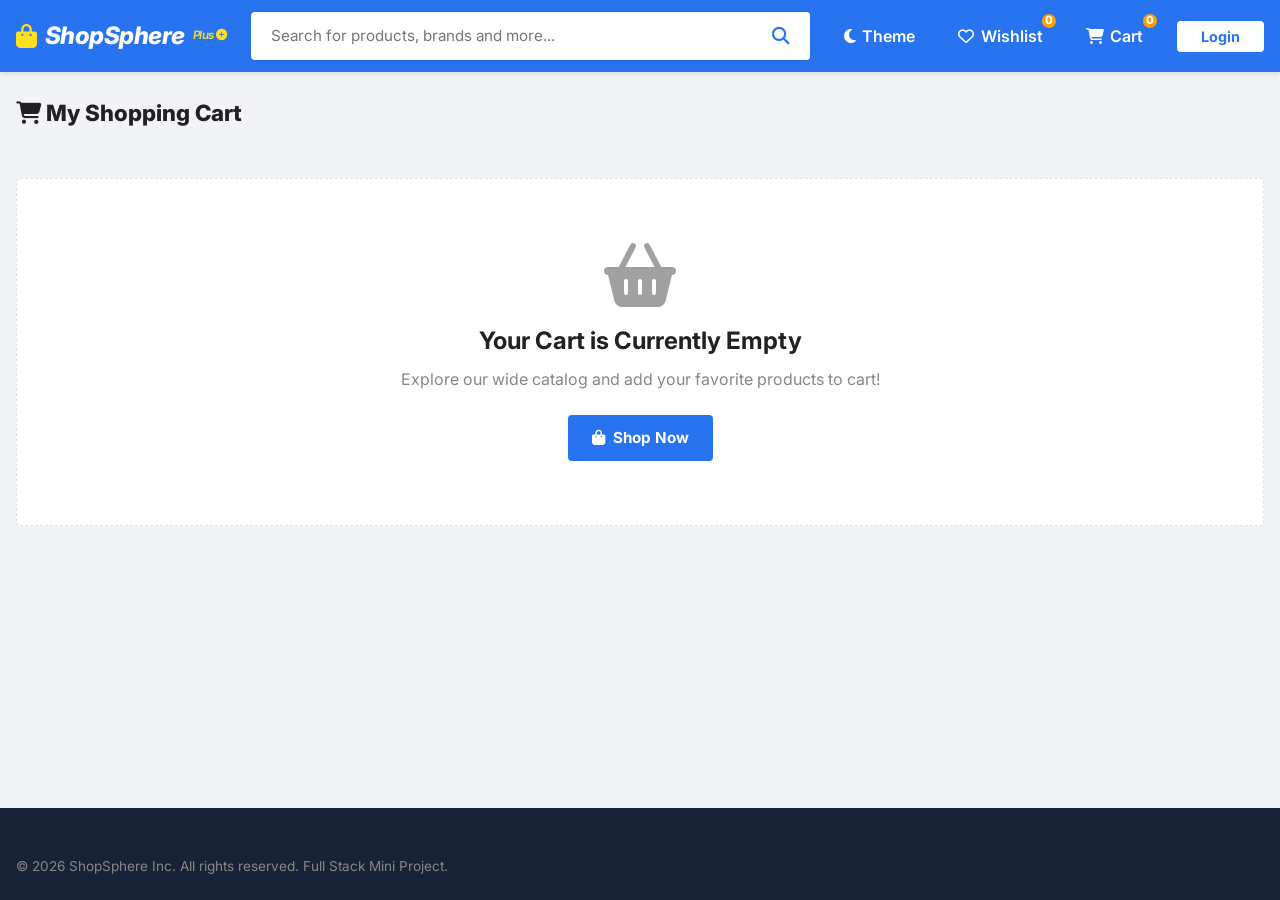
<file: cart.html>
<!DOCTYPE html>
<html lang="en">
<head>
    <meta charset="UTF-8">
    <meta name="viewport" content="width=device-width, initial-scale=1.0">
    <title>Shopping Cart - ShopSphere</title>
    <!-- Google Fonts -->
    <link rel="preconnect" href="https://fonts.googleapis.com">
    <link rel="preconnect" href="https://fonts.gstatic.com" crossorigin>
    <link href="https://fonts.googleapis.com/css2?family=Inter:wght@400;500;600;700;800&display=swap" rel="stylesheet">
    <!-- Font Awesome Icons -->
    <link rel="stylesheet" href="https://cdnjs.cloudflare.com/ajax/libs/font-awesome/6.4.0/css/all.min.css">
    <!-- Stylesheets -->
    <link rel="stylesheet" href="css/style.css">
    <link rel="stylesheet" href="css/responsive.css">
    <link rel="stylesheet" href="css/dark-mode.css">
</head>
<body>

    <!-- Header Navigation -->
    <header class="header">
        <div class="container">
            <div class="header-top">
                <a href="index.html" class="logo">
                    <i class="fas fa-shopping-bag"></i> ShopSphere
                    <span class="logo-sub">Plus <i class="fas fa-plus-circle"></i></span>
                </a>

                <div class="search-bar">
                    <form id="header-search-form" class="search-form">
                        <input type="text" id="header-search-input" class="search-input" placeholder="Search for products, brands and more..." autocomplete="off">
                        <button type="submit" class="search-btn"><i class="fas fa-search"></i></button>
                    </form>
                </div>

                <div class="header-actions">
                    <button class="icon-btn" id="theme-toggle-btn" title="Toggle Dark Mode">
                        <i class="fas fa-moon"></i> Theme
                    </button>

                    <a href="wishlist.html" class="icon-btn" title="Wishlist">
                        <i class="far fa-heart"></i> Wishlist
                        <span class="badge" id="wishlist-count">0</span>
                    </a>

                    <a href="cart.html" class="icon-btn" title="Shopping Cart">
                        <i class="fas fa-shopping-cart"></i> Cart
                        <span class="badge" id="cart-count">0</span>
                    </a>

                    <div id="auth-status-container">
                        <a href="login.html" class="auth-btn">Login</a>
                    </div>
                </div>
            </div>
        </div>
    </header>

    <!-- Main Content -->
    <main class="container">
        <div style="margin: 1.5rem 0;">
            <h1 class="section-title"><i class="fas fa-shopping-cart"></i> My Shopping Cart</h1>
        </div>

        <!-- Empty Cart State -->
        <div id="cart-empty-state" class="no-products-found" style="display: none; margin: 3rem 0;">
            <i class="fas fa-shopping-basket" style="font-size: 4rem; color: var(--text-light); margin-bottom: 1rem;"></i>
            <h2>Your Cart is Currently Empty</h2>
            <p style="color: var(--text-muted); margin: 0.5rem 0 1.5rem;">Explore our wide catalog and add your favorite products to cart!</p>
            <a href="products.html" class="btn btn-primary"><i class="fas fa-shopping-bag"></i> Shop Now</a>
        </div>

        <!-- Cart Grid Layout -->
        <div class="cart-layout">
            <div id="cart-items-wrapper" class="cart-items-container">
                <!-- Rendered by js/cart.js -->
            </div>

            <div id="cart-summary-wrapper">
                <!-- Rendered by js/cart.js -->
            </div>
        </div>
    </main>

    <!-- Footer -->
    <footer class="footer">
        <div class="container">
            <div class="footer-bottom" style="border-top: none; padding-top: 0;">
                <p>&copy; 2026 ShopSphere Inc. All rights reserved. Full Stack Mini Project.</p>
            </div>
        </div>
    </footer>

    <!-- JavaScript Scripts -->
    <script src="js/products.js"></script>
    <script src="js/app.js"></script>
    <script src="js/cart.js"></script>
</body>
</html>
</file>
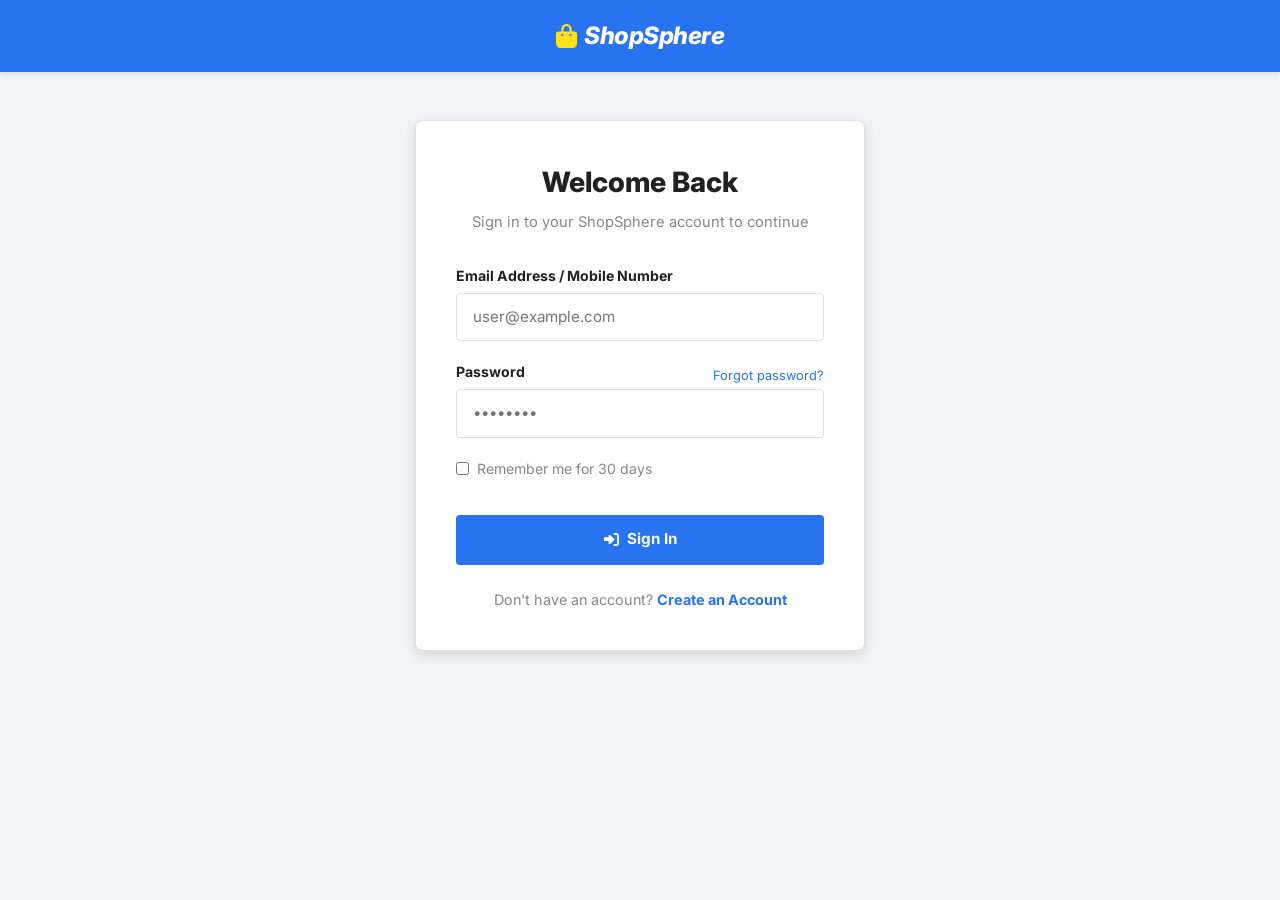
<file: login.html>
<!DOCTYPE html>
<html lang="en">
<head>
    <meta charset="UTF-8">
    <meta name="viewport" content="width=device-width, initial-scale=1.0">
    <title>Login - ShopSphere</title>
    <!-- Google Fonts -->
    <link rel="preconnect" href="https://fonts.googleapis.com">
    <link rel="preconnect" href="https://fonts.gstatic.com" crossorigin>
    <link href="https://fonts.googleapis.com/css2?family=Inter:wght@400;500;600;700;800&display=swap" rel="stylesheet">
    <!-- Font Awesome Icons -->
    <link rel="stylesheet" href="https://cdnjs.cloudflare.com/ajax/libs/font-awesome/6.4.0/css/all.min.css">
    <!-- Stylesheets -->
    <link rel="stylesheet" href="css/style.css">
    <link rel="stylesheet" href="css/responsive.css">
    <link rel="stylesheet" href="css/dark-mode.css">
</head>
<body>

    <!-- Header & Navigation -->
    <header class="header">
        <div class="container">
            <div class="header-top" style="justify-content: center;">
                <a href="index.html" class="logo">
                    <i class="fas fa-shopping-bag"></i> ShopSphere
                </a>
            </div>
        </div>
    </header>

    <!-- Main Content -->
    <main class="container">
        <div class="auth-card">
            <div class="auth-header">
                <h1 class="auth-title">Welcome Back</h1>
                <p class="auth-subtitle">Sign in to your ShopSphere account to continue</p>
            </div>

            <form id="login-form">
                <div class="form-group">
                    <label for="login-email" class="form-label">Email Address / Mobile Number</label>
                    <input type="text" id="login-email" class="form-control" placeholder="user@example.com" required>
                </div>

                <div class="form-group">
                    <div style="display: flex; justify-content: space-between; align-items: center;">
                        <label for="login-password" class="form-label">Password</label>
                        <a href="#" style="font-size: 0.8rem; color: var(--primary-color);">Forgot password?</a>
                    </div>
                    <input type="password" id="login-password" class="form-control" placeholder="••••••••" required>
                </div>

                <div class="form-group" style="display: flex; align-items: center; gap: 0.5rem;">
                    <input type="checkbox" id="remember-me" style="accent-color: var(--primary-color); cursor: pointer;">
                    <label for="remember-me" style="font-size: 0.88rem; color: var(--text-muted); cursor: pointer;">Remember me for 30 days</label>
                </div>

                <button type="submit" class="btn btn-primary" style="width: 100%; margin-top: 1rem; padding: 0.85rem;">
                    <i class="fas fa-sign-in-alt"></i> Sign In
                </button>
            </form>

            <div class="form-footer">
                Don't have an account? <a href="register.html">Create an Account</a>
            </div>
        </div>
    </main>

    <!-- JavaScript Scripts -->
    <script src="js/products.js"></script>
    <script src="js/app.js"></script>
    <script src="js/auth.js"></script>
</body>
</html>
</file>
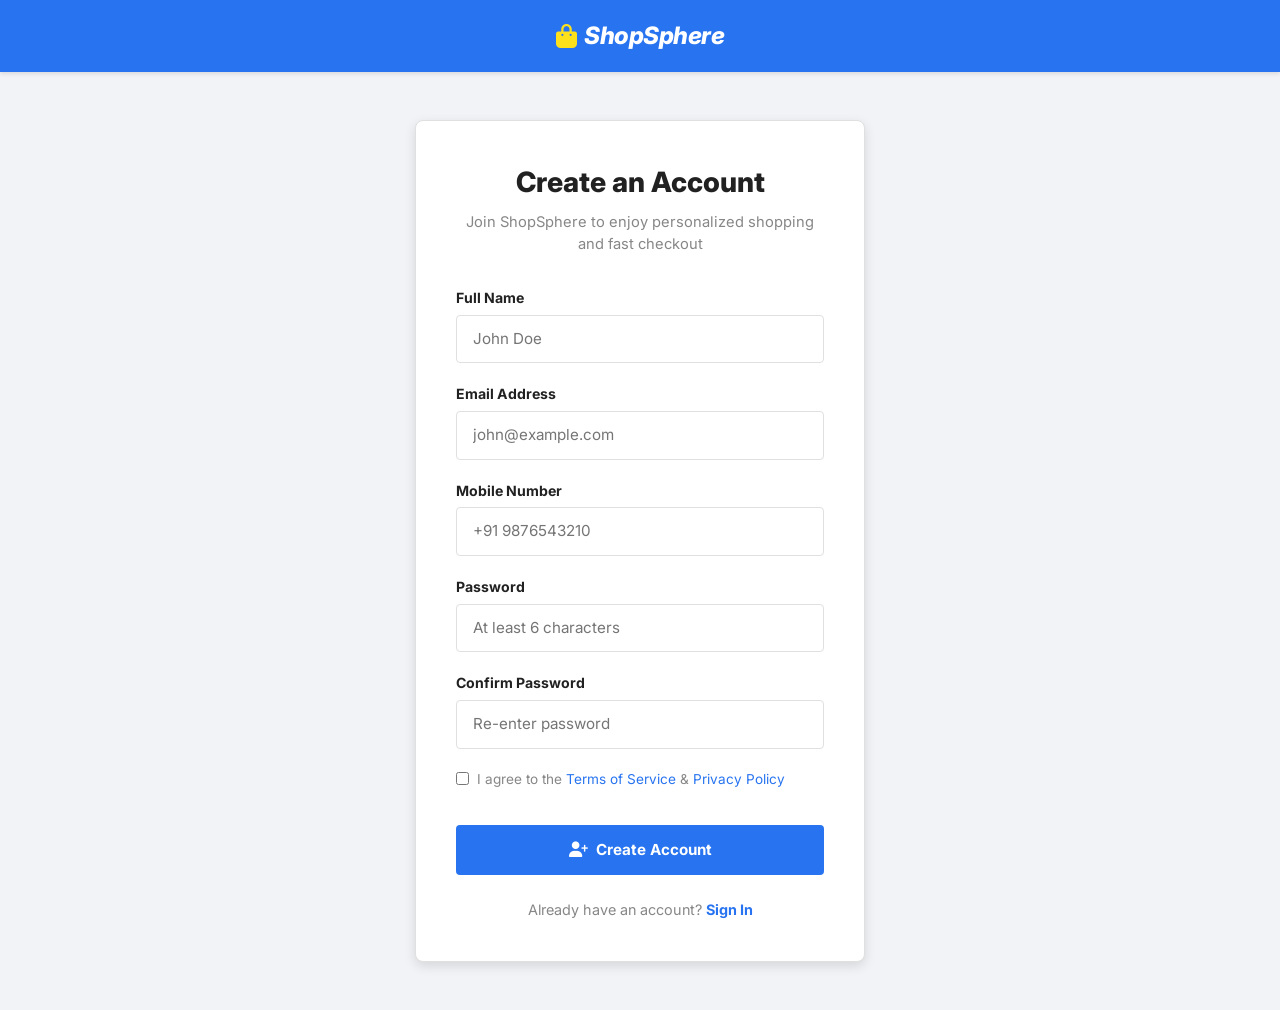
<file: register.html>
<!DOCTYPE html>
<html lang="en">
<head>
    <meta charset="UTF-8">
    <meta name="viewport" content="width=device-width, initial-scale=1.0">
    <title>Create Account - ShopSphere</title>
    <!-- Google Fonts -->
    <link rel="preconnect" href="https://fonts.googleapis.com">
    <link rel="preconnect" href="https://fonts.gstatic.com" crossorigin>
    <link href="https://fonts.googleapis.com/css2?family=Inter:wght@400;500;600;700;800&display=swap" rel="stylesheet">
    <!-- Font Awesome Icons -->
    <link rel="stylesheet" href="https://cdnjs.cloudflare.com/ajax/libs/font-awesome/6.4.0/css/all.min.css">
    <!-- Stylesheets -->
    <link rel="stylesheet" href="css/style.css">
    <link rel="stylesheet" href="css/responsive.css">
    <link rel="stylesheet" href="css/dark-mode.css">
</head>
<body>

    <!-- Header Navigation -->
    <header class="header">
        <div class="container">
            <div class="header-top" style="justify-content: center;">
                <a href="index.html" class="logo">
                    <i class="fas fa-shopping-bag"></i> ShopSphere
                </a>
            </div>
        </div>
    </header>

    <!-- Main Content -->
    <main class="container">
        <div class="auth-card" style="max-width: 500px;">
            <div class="auth-header">
                <h1 class="auth-title">Create an Account</h1>
                <p class="auth-subtitle">Join ShopSphere to enjoy personalized shopping and fast checkout</p>
            </div>

            <form id="register-form">
                <div class="form-group">
                    <label for="reg-name" class="form-label">Full Name</label>
                    <input type="text" id="reg-name" class="form-control" placeholder="John Doe" required>
                </div>

                <div class="form-group">
                    <label for="reg-email" class="form-label">Email Address</label>
                    <input type="email" id="reg-email" class="form-control" placeholder="john@example.com" required>
                </div>

                <div class="form-group">
                    <label for="reg-mobile" class="form-label">Mobile Number</label>
                    <input type="tel" id="reg-mobile" class="form-control" placeholder="+91 9876543210" required>
                </div>

                <div class="form-group">
                    <label for="reg-password" class="form-label">Password</label>
                    <input type="password" id="reg-password" class="form-control" placeholder="At least 6 characters" required>
                </div>

                <div class="form-group">
                    <label for="reg-confirm-password" class="form-label">Confirm Password</label>
                    <input type="password" id="reg-confirm-password" class="form-control" placeholder="Re-enter password" required>
                </div>

                <div class="form-group" style="display: flex; align-items: center; gap: 0.5rem;">
                    <input type="checkbox" id="terms" required style="accent-color: var(--primary-color); cursor: pointer;">
                    <label for="terms" style="font-size: 0.85rem; color: var(--text-muted); cursor: pointer;">
                        I agree to the <a href="#" style="color: var(--primary-color);">Terms of Service</a> &amp; <a href="#" style="color: var(--primary-color);">Privacy Policy</a>
                    </label>
                </div>

                <button type="submit" class="btn btn-primary" style="width: 100%; margin-top: 1rem; padding: 0.85rem;">
                    <i class="fas fa-user-plus"></i> Create Account
                </button>
            </form>

            <div class="form-footer">
                Already have an account? <a href="login.html">Sign In</a>
            </div>
        </div>
    </main>

    <!-- JavaScript Scripts -->
    <script src="js/products.js"></script>
    <script src="js/app.js"></script>
    <script src="js/auth.js"></script>
</body>
</html>
</file>
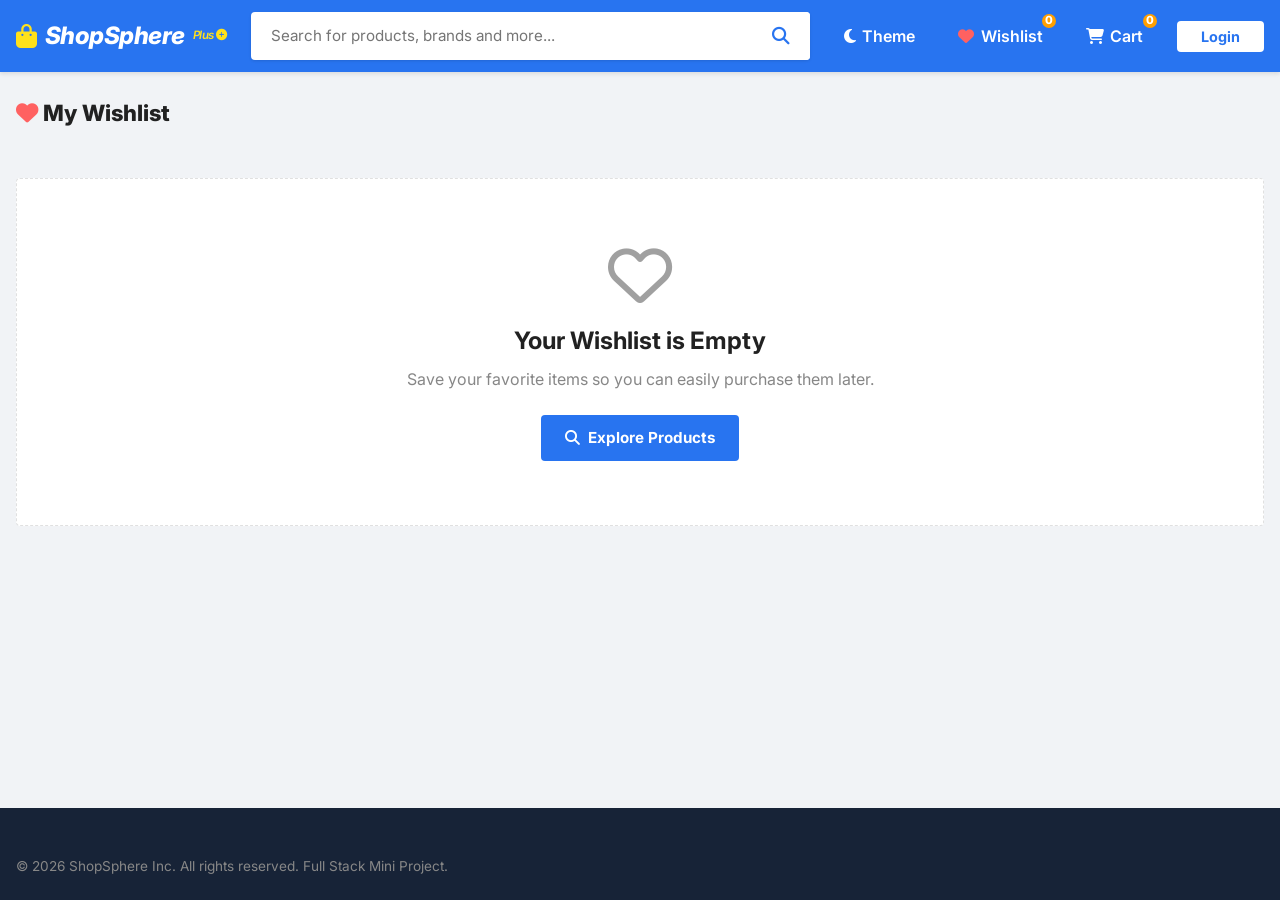
<file: wishlist.html>
<!DOCTYPE html>
<html lang="en">
<head>
    <meta charset="UTF-8">
    <meta name="viewport" content="width=device-width, initial-scale=1.0">
    <title>My Wishlist - ShopSphere</title>
    <!-- Google Fonts -->
    <link rel="preconnect" href="https://fonts.googleapis.com">
    <link rel="preconnect" href="https://fonts.gstatic.com" crossorigin>
    <link href="https://fonts.googleapis.com/css2?family=Inter:wght@400;500;600;700;800&display=swap" rel="stylesheet">
    <!-- Font Awesome Icons -->
    <link rel="stylesheet" href="https://cdnjs.cloudflare.com/ajax/libs/font-awesome/6.4.0/css/all.min.css">
    <!-- Stylesheets -->
    <link rel="stylesheet" href="css/style.css">
    <link rel="stylesheet" href="css/responsive.css">
    <link rel="stylesheet" href="css/dark-mode.css">
</head>
<body>

    <!-- Header Navigation -->
    <header class="header">
        <div class="container">
            <div class="header-top">
                <a href="index.html" class="logo">
                    <i class="fas fa-shopping-bag"></i> ShopSphere
                    <span class="logo-sub">Plus <i class="fas fa-plus-circle"></i></span>
                </a>

                <div class="search-bar">
                    <form id="header-search-form" class="search-form">
                        <input type="text" id="header-search-input" class="search-input" placeholder="Search for products, brands and more..." autocomplete="off">
                        <button type="submit" class="search-btn"><i class="fas fa-search"></i></button>
                    </form>
                </div>

                <div class="header-actions">
                    <button class="icon-btn" id="theme-toggle-btn" title="Toggle Dark Mode">
                        <i class="fas fa-moon"></i> Theme
                    </button>

                    <a href="wishlist.html" class="icon-btn" title="Wishlist">
                        <i class="fas fa-heart" style="color: var(--danger-color);"></i> Wishlist
                        <span class="badge" id="wishlist-count">0</span>
                    </a>

                    <a href="cart.html" class="icon-btn" title="Shopping Cart">
                        <i class="fas fa-shopping-cart"></i> Cart
                        <span class="badge" id="cart-count">0</span>
                    </a>

                    <div id="auth-status-container">
                        <a href="login.html" class="auth-btn">Login</a>
                    </div>
                </div>
            </div>
        </div>
    </header>

    <!-- Main Content -->
    <main class="container">
        <div style="margin: 1.5rem 0;">
            <h1 class="section-title"><i class="fas fa-heart" style="color: var(--danger-color);"></i> My Wishlist</h1>
        </div>

        <!-- Wishlist Empty State -->
        <div id="wishlist-empty-state" class="no-products-found" style="display: none; margin: 3rem 0;">
            <i class="far fa-heart" style="font-size: 4rem; color: var(--text-light); margin-bottom: 1rem;"></i>
            <h2>Your Wishlist is Empty</h2>
            <p style="color: var(--text-muted); margin: 0.5rem 0 1.5rem;">Save your favorite items so you can easily purchase them later.</p>
            <a href="products.html" class="btn btn-primary"><i class="fas fa-search"></i> Explore Products</a>
        </div>

        <!-- Wishlist Products Grid -->
        <div id="wishlist-grid" class="products-grid" style="margin-bottom: 4rem;">
            <!-- Rendered via js/wishlist.js -->
        </div>
    </main>

    <!-- Footer -->
    <footer class="footer">
        <div class="container">
            <div class="footer-bottom" style="border-top: none; padding-top: 0;">
                <p>&copy; 2026 ShopSphere Inc. All rights reserved. Full Stack Mini Project.</p>
            </div>
        </div>
    </footer>

    <!-- JavaScript Scripts -->
    <script src="js/products.js"></script>
    <script src="js/app.js"></script>
    <script src="js/wishlist.js"></script>
</body>
</html>
</file>
<file: css/style.css>
/* ==========================================================================
   ShopSphere - Core Stylesheet (Aesthetic Flipkart UX & Form Fixes)
   ========================================================================== */

/* --------------------------------------------------------------------------
   1. CSS Custom Properties / Variables
   -------------------------------------------------------------------------- */
:root {
    --primary-color: #2874f0;      /* Flipkart Signature Blue */
    --primary-hover: #1259cb;
    --primary-light: #e0ecff;
    --secondary-color: #172337;
    --accent-color: #ff9f00;       /* Flipkart Buy Now Orange */
    --accent-hover: #e68f00;
    --accent-yellow: #ffe11b;      /* Flipkart Promo Yellow */
    --success-color: #388e3c;      /* Flipkart Rating Green */
    --warning-color: #f59e0b;
    --danger-color: #ff6161;
    
    /* Neutral Shades (Light Theme) */
    --bg-body: #f1f3f6;
    --bg-surface: #ffffff;
    --bg-surface-secondary: #f8fafc;
    --border-color: #e0e0e0;
    --text-main: #212121;
    --text-muted: #878787;
    --text-light: #a0a0a0;
    
    /* Layout Spacing */
    --header-height: 72px;
    --container-max-width: 1280px;
    --radius-sm: 4px;
    --radius-md: 8px;
    --radius-lg: 12px;
    --radius-full: 9999px;
    
    /* Shadows */
    --shadow-sm: 0 1px 3px rgba(0, 0, 0, 0.08);
    --shadow-md: 0 4px 12px rgba(0, 0, 0, 0.12);
    --shadow-lg: 0 10px 25px rgba(0, 0, 0, 0.15);
    --shadow-hover: 0 12px 24px rgba(0, 0, 0, 0.18);
    
    /* Transitions */
    --transition-fast: 0.15s ease;
    --transition-normal: 0.25s ease;
}

/* --------------------------------------------------------------------------
   2. Reset & Base Styles
   -------------------------------------------------------------------------- */
*, *::before, *::after {
    box-sizing: border-box;
    margin: 0;
    padding: 0;
}

html {
    font-size: 16px;
    scroll-behavior: smooth;
}

body {
    font-family: 'Inter', system-ui, -apple-system, BlinkMacSystemFont, 'Segoe UI', Roboto, sans-serif;
    background-color: var(--bg-body);
    color: var(--text-main);
    line-height: 1.5;
    min-height: 100vh;
    display: flex;
    flex-direction: column;
}

a {
    color: inherit;
    text-decoration: none;
}

button, input, select, textarea {
    font: inherit;
}

button {
    cursor: pointer;
    border: none;
    background: none;
}

img {
    max-width: 100%;
    height: auto;
    display: block;
}

ul, ol {
    list-style: none;
}

.container {
    width: 100%;
    max-width: var(--container-max-width);
    margin: 0 auto;
    padding: 0 1rem;
}

main {
    flex: 1;
}

/* --------------------------------------------------------------------------
   3. Header & Navigation
   -------------------------------------------------------------------------- */
.header {
    background-color: var(--primary-color);
    color: white;
    position: sticky;
    top: 0;
    z-index: 1000;
    box-shadow: 0 2px 4px rgba(0,0,0,0.1);
    transition: background-color var(--transition-normal);
}

.header-top {
    display: flex;
    align-items: center;
    justify-content: space-between;
    height: var(--header-height);
    gap: 1.5rem;
}

.logo {
    display: flex;
    align-items: center;
    gap: 0.5rem;
    font-size: 1.5rem;
    font-weight: 800;
    color: white;
    letter-spacing: -0.5px;
    font-style: italic;
}

.logo i {
    color: var(--accent-yellow);
}

.logo span.logo-sub {
    font-size: 0.72rem;
    color: var(--accent-yellow);
    font-style: italic;
    font-weight: 600;
    display: flex;
    align-items: center;
    gap: 2px;
}

.search-bar {
    flex: 1;
    max-width: 600px;
    position: relative;
}

.search-form {
    display: flex;
    align-items: center;
    background-color: #ffffff;
    border-radius: var(--radius-sm);
    overflow: hidden;
    box-shadow: 0 1px 3px rgba(0,0,0,0.12);
}

.search-input {
    width: 100%;
    padding: 0.65rem 1.25rem;
    border: none;
    background: transparent;
    color: var(--text-main);
    outline: none;
    font-size: 0.95rem;
}

.search-btn {
    padding: 0.65rem 1.25rem;
    background-color: #ffffff;
    color: var(--primary-color);
    font-size: 1.1rem;
    transition: color var(--transition-fast);
}

.search-btn:hover {
    color: var(--primary-hover);
}

/* Autocomplete Dropdown */
.search-autocomplete-box {
    position: absolute;
    top: calc(100% + 4px);
    left: 0;
    width: 100%;
    background-color: white;
    border-radius: var(--radius-sm);
    box-shadow: var(--shadow-lg);
    z-index: 1050;
    border: 1px solid var(--border-color);
    max-height: 300px;
    overflow-y: auto;
    display: none;
}

.autocomplete-item {
    display: flex;
    align-items: center;
    gap: 0.75rem;
    padding: 0.65rem 1rem;
    font-size: 0.9rem;
    color: var(--text-main);
    cursor: pointer;
    border-bottom: 1px solid #f0f0f0;
}

.autocomplete-item:hover {
    background-color: #f8fafc;
    color: var(--primary-color);
}

.header-actions {
    display: flex;
    align-items: center;
    gap: 1.5rem;
}

.icon-btn {
    position: relative;
    display: flex;
    align-items: center;
    gap: 0.4rem;
    color: white;
    font-size: 1rem;
    font-weight: 600;
    padding: 0.4rem 0.6rem;
    border-radius: var(--radius-sm);
    transition: background-color var(--transition-fast);
}

.icon-btn:hover {
    background-color: rgba(255, 255, 255, 0.15);
}

.badge {
    position: absolute;
    top: -6px;
    right: -6px;
    background-color: var(--accent-color);
    color: white;
    font-size: 0.7rem;
    font-weight: 800;
    width: 18px;
    height: 18px;
    border-radius: 50%;
    display: flex;
    align-items: center;
    justify-content: center;
    border: 2px solid var(--primary-color);
}

.auth-btn {
    background-color: white;
    color: var(--primary-color);
    font-weight: 700;
    padding: 0.45rem 1.5rem;
    border-radius: var(--radius-sm);
    font-size: 0.9rem;
    transition: all var(--transition-fast);
}

.auth-btn:hover {
    background-color: #f0f0f0;
}

/* Category Ribbon Strip */
.category-ribbon {
    background-color: var(--bg-surface);
    border-bottom: 1px solid var(--border-color);
    padding: 0.75rem 0;
    box-shadow: var(--shadow-sm);
}

.ribbon-container {
    display: flex;
    align-items: center;
    justify-content: space-between;
    gap: 1rem;
    overflow-x: auto;
    white-space: nowrap;
}

.ribbon-item {
    display: flex;
    flex-direction: column;
    align-items: center;
    gap: 0.35rem;
    font-size: 0.85rem;
    font-weight: 600;
    color: var(--text-main);
    cursor: pointer;
    transition: color var(--transition-fast);
    padding: 0 0.5rem;
}

.ribbon-item:hover {
    color: var(--primary-color);
}

.ribbon-icon {
    width: 42px;
    height: 42px;
    border-radius: 50%;
    background-color: #e0ecff;
    color: var(--primary-color);
    display: flex;
    align-items: center;
    justify-content: center;
    font-size: 1.25rem;
}

/* --------------------------------------------------------------------------
   4. Hero Banner Section
   -------------------------------------------------------------------------- */
.hero-section {
    padding: 1.25rem 0;
}

.hero-banner {
    background: linear-gradient(135deg, #1e3c72 0%, #2a5298 100%);
    border-radius: var(--radius-md);
    padding: 2.5rem 3rem;
    color: white;
    display: grid;
    grid-template-columns: 1fr 1fr;
    align-items: center;
    gap: 2rem;
    position: relative;
    overflow: hidden;
    box-shadow: var(--shadow-md);
}

.hero-badge {
    display: inline-flex;
    align-items: center;
    gap: 0.4rem;
    padding: 0.3rem 0.85rem;
    background-color: var(--accent-yellow);
    color: #000000;
    border-radius: var(--radius-sm);
    font-size: 0.82rem;
    font-weight: 800;
    margin-bottom: 1rem;
}

.hero-title {
    font-size: 2.5rem;
    font-weight: 800;
    line-height: 1.15;
    margin-bottom: 0.85rem;
}

.hero-title span {
    color: var(--accent-yellow);
}

.hero-subtitle {
    font-size: 1rem;
    color: #e2e8f0;
    margin-bottom: 1.5rem;
}

.hero-btns {
    display: flex;
    align-items: center;
    gap: 1rem;
}

.btn {
    display: inline-flex;
    align-items: center;
    justify-content: center;
    gap: 0.5rem;
    padding: 0.75rem 1.5rem;
    border-radius: var(--radius-sm);
    font-weight: 700;
    font-size: 0.95rem;
    transition: all var(--transition-fast);
}

.btn-primary {
    background-color: var(--primary-color);
    color: white;
}

.btn-primary:hover {
    background-color: var(--primary-hover);
}

.btn-accent {
    background-color: var(--accent-color);
    color: white;
}

.btn-accent:hover {
    background-color: var(--accent-hover);
}

.btn-outline {
    border: 1.5px solid var(--border-color);
    color: var(--text-main);
    background-color: var(--bg-surface);
}

.btn-outline:hover {
    background-color: var(--bg-surface-secondary);
}

.hero-image img {
    max-height: 280px;
    object-fit: contain;
    filter: drop-shadow(0 15px 25px rgba(0, 0, 0, 0.4));
}

/* --------------------------------------------------------------------------
   5. CATALOG LAYOUT & FIXED SIDEBAR GRID
   -------------------------------------------------------------------------- */
.catalog-layout {
    display: grid;
    grid-template-columns: 240px 1fr !important;
    gap: 1.5rem !important;
    padding: 1rem 0;
    align-items: start;
    width: 100%;
}

.filter-sidebar {
    width: 240px !important;
    max-width: 240px !important;
    background-color: var(--bg-surface);
    border: 1px solid var(--border-color);
    border-radius: var(--radius-sm);
    padding: 1.25rem;
    position: sticky;
    top: calc(var(--header-height) + 1rem);
    height: fit-content;
    box-shadow: var(--shadow-sm);
    grid-column: 1 !important;
}

.products-section {
    grid-column: 2 !important;
    width: 100%;
}

.filter-header {
    display: flex;
    align-items: center;
    justify-content: space-between;
    padding-bottom: 0.85rem;
    border-bottom: 1px solid var(--border-color);
    margin-bottom: 1rem;
}

.filter-title {
    font-size: 0.95rem;
    font-weight: 800;
    letter-spacing: 0.5px;
    text-transform: uppercase;
    display: flex;
    align-items: center;
    gap: 0.5rem;
}

.reset-filter-btn {
    font-size: 0.78rem;
    color: var(--primary-color);
    font-weight: 800;
}

.filter-group {
    margin-bottom: 1.25rem;
    padding-bottom: 1rem;
    border-bottom: 1px solid #f0f0f0;
}

.filter-group:last-child {
    border-bottom: none;
    margin-bottom: 0;
    padding-bottom: 0;
}

.filter-group-title {
    font-size: 0.78rem;
    font-weight: 800;
    color: var(--text-muted);
    text-transform: uppercase;
    letter-spacing: 0.5px;
    margin-bottom: 0.75rem;
}

.filter-options {
    display: flex;
    flex-direction: column;
    gap: 0.5rem;
}

.filter-option {
    display: flex;
    align-items: center;
    gap: 0.6rem;
    font-size: 0.88rem;
    color: var(--text-main);
    cursor: pointer;
    user-select: none;
}

.filter-option:hover {
    color: var(--primary-color);
}

.filter-option input[type="checkbox"],
.filter-option input[type="radio"] {
    accent-color: var(--primary-color);
    width: 15px;
    height: 15px;
    cursor: pointer;
}

.catalog-top-bar {
    display: flex;
    align-items: center;
    justify-content: space-between;
    background-color: var(--bg-surface);
    border: 1px solid var(--border-color);
    border-radius: var(--radius-sm);
    padding: 0.75rem 1.25rem;
    margin-bottom: 1rem;
    box-shadow: var(--shadow-sm);
}

.results-count {
    font-size: 0.9rem;
    color: var(--text-muted);
}

.results-count span {
    font-weight: 800;
    color: var(--text-main);
}

.sort-wrapper {
    display: flex;
    align-items: center;
    gap: 0.6rem;
}

.sort-label {
    font-size: 0.88rem;
    color: var(--text-muted);
    white-space: nowrap;
    font-weight: 600;
}

.sort-select {
    padding: 0.35rem 0.85rem;
    border: 1px solid var(--border-color);
    border-radius: var(--radius-sm);
    background-color: var(--bg-surface);
    color: var(--text-main);
    font-size: 0.88rem;
    font-weight: 600;
    outline: none;
    cursor: pointer;
}

/* --------------------------------------------------------------------------
   6. Flipkart Product Cards & Grids
   -------------------------------------------------------------------------- */
.section {
    padding: 1.5rem 0;
}

.section-header {
    display: flex;
    align-items: center;
    justify-content: space-between;
    margin-bottom: 1.25rem;
    background-color: var(--bg-surface);
    padding: 1rem 1.25rem;
    border-radius: var(--radius-sm);
    border-bottom: 1px solid var(--border-color);
}

.section-title {
    font-size: 1.4rem;
    font-weight: 800;
    color: var(--text-main);
}

.products-grid {
    display: grid;
    grid-template-columns: repeat(auto-fill, minmax(220px, 1fr));
    gap: 1.25rem;
}

.product-card {
    background-color: var(--bg-surface);
    border: 1px solid var(--border-color);
    border-radius: var(--radius-sm);
    overflow: hidden;
    display: flex;
    flex-direction: column;
    transition: all var(--transition-normal);
    position: relative;
}

.product-card:hover {
    box-shadow: var(--shadow-hover);
    border-color: rgba(40, 116, 240, 0.4);
    transform: translateY(-2px);
}

.product-badge-discount {
    position: absolute;
    top: 10px;
    left: 10px;
    background-color: var(--success-color);
    color: white;
    font-size: 0.72rem;
    font-weight: 800;
    padding: 0.2rem 0.5rem;
    border-radius: var(--radius-sm);
    z-index: 5;
}

.product-wishlist-btn {
    position: absolute;
    top: 10px;
    right: 10px;
    width: 32px;
    height: 32px;
    border-radius: 50%;
    background-color: rgba(255, 255, 255, 0.9);
    color: #b0b0b0;
    display: flex;
    align-items: center;
    justify-content: center;
    box-shadow: var(--shadow-sm);
    transition: all var(--transition-fast);
    z-index: 5;
}

.product-wishlist-btn:hover, .product-wishlist-btn.active {
    color: var(--danger-color);
    background-color: white;
}

.product-img-wrapper {
    height: 190px;
    width: 100%;
    padding: 1rem;
    background-color: #ffffff;
    display: flex;
    align-items: center;
    justify-content: center;
    overflow: hidden;
    position: relative;
    border-bottom: 1px solid #f0f0f0;
}

.product-img {
    max-height: 100%;
    max-width: 100%;
    object-fit: contain;
    transition: transform var(--transition-normal);
}

.product-card:hover .product-img {
    transform: scale(1.06);
}

.product-details {
    padding: 1rem;
    display: flex;
    flex-direction: column;
    flex: 1;
}

.product-category {
    font-size: 0.75rem;
    font-weight: 600;
    color: var(--text-muted);
    text-transform: uppercase;
    margin-bottom: 0.25rem;
}

.product-title {
    font-size: 0.92rem;
    font-weight: 600;
    color: var(--text-main);
    line-height: 1.3;
    margin-bottom: 0.5rem;
    display: -webkit-box;
    -webkit-line-clamp: 2;
    -webkit-box-orient: vertical;
    overflow: hidden;
    height: 2.4rem;
}

.product-rating-row {
    display: flex;
    align-items: center;
    gap: 0.5rem;
    margin-bottom: 0.6rem;
}

/* Flipkart Green Rating Pill */
.rating-pill {
    background-color: var(--success-color);
    color: white;
    padding: 2px 7px;
    border-radius: 4px;
    font-weight: 800;
    font-size: 0.78rem;
    display: inline-flex;
    align-items: center;
    gap: 3px;
}

.rating-count {
    color: var(--text-muted);
    font-size: 0.8rem;
    font-weight: 600;
}

/* Flipkart Assured Seal Badge */
.assured-tag {
    color: var(--primary-color);
    font-weight: 800;
    font-size: 0.72rem;
    font-style: italic;
    background-color: rgba(40, 116, 240, 0.1);
    padding: 2px 6px;
    border-radius: 3px;
    display: inline-flex;
    align-items: center;
    gap: 3px;
    width: fit-content;
}

.product-price-row {
    display: flex;
    align-items: baseline;
    gap: 0.5rem;
    margin-top: auto;
    margin-bottom: 0.85rem;
}

.price-current {
    font-size: 1.25rem;
    font-weight: 800;
    color: var(--text-main);
}

.price-original {
    font-size: 0.88rem;
    color: var(--text-muted);
    text-decoration: line-through;
}

.offer-tag-snippet {
    font-size: 0.75rem;
    color: var(--success-color);
    font-weight: 700;
    margin-bottom: 0.75rem;
}

.product-card-actions {
    display: flex;
    gap: 0.5rem;
}

.btn-add-cart {
    flex: 1;
    padding: 0.5rem;
    font-size: 0.85rem;
    background-color: var(--accent-color);
    color: white;
    border-radius: var(--radius-sm);
    font-weight: 700;
    display: flex;
    align-items: center;
    justify-content: center;
    gap: 0.35rem;
    transition: background-color var(--transition-fast);
}

.btn-add-cart:hover {
    background-color: var(--accent-hover);
}

.btn-view-details {
    padding: 0.5rem 0.75rem;
    font-size: 0.85rem;
    border: 1px solid var(--border-color);
    color: var(--text-muted);
    border-radius: var(--radius-sm);
    transition: all var(--transition-fast);
}

.btn-view-details:hover {
    border-color: var(--text-main);
    color: var(--text-main);
}

.no-products-found {
    text-align: center;
    padding: 4rem 2rem;
    background-color: var(--bg-surface);
    border: 1px dashed var(--border-color);
    border-radius: var(--radius-sm);
    grid-column: 1 / -1;
}

/* --------------------------------------------------------------------------
   7. Flipkart Product Detail Layout & Pincode Checker
   -------------------------------------------------------------------------- */
.product-detail-layout {
    display: grid;
    grid-template-columns: 420px 1fr;
    gap: 2.5rem;
    background-color: var(--bg-surface);
    border: 1px solid var(--border-color);
    border-radius: var(--radius-sm);
    padding: 2rem;
    margin: 1.5rem 0;
}

.detail-gallery {
    display: flex;
    flex-direction: column;
    gap: 1rem;
    position: sticky;
    top: calc(var(--header-height) + 1rem);
    height: fit-content;
}

.detail-main-img-container {
    width: 100%;
    height: 380px;
    border: 1px solid var(--border-color);
    border-radius: var(--radius-sm);
    display: flex;
    align-items: center;
    justify-content: center;
    padding: 1.5rem;
    background-color: #ffffff;
}

.gallery-thumbnails {
    display: flex;
    gap: 0.75rem;
    justify-content: center;
}

.thumb-img {
    width: 60px;
    height: 60px;
    object-fit: contain;
    border: 1.5px solid var(--border-color);
    border-radius: var(--radius-sm);
    padding: 4px;
    cursor: pointer;
    background-color: #ffffff;
    transition: border-color var(--transition-fast);
}

.thumb-img.active, .thumb-img:hover {
    border-color: var(--primary-color);
}

/* Bank Offer Box */
.bank-offers-box {
    background-color: #fff9e6;
    border: 1px dashed var(--accent-color);
    border-radius: var(--radius-sm);
    padding: 1rem;
    margin: 1rem 0;
}

.bank-offer-title {
    font-size: 0.9rem;
    font-weight: 800;
    color: #925300;
    margin-bottom: 0.5rem;
    display: flex;
    align-items: center;
    gap: 0.4rem;
}

.bank-offer-item {
    font-size: 0.85rem;
    color: #4a3400;
    margin-bottom: 0.35rem;
    display: flex;
    align-items: flex-start;
    gap: 0.4rem;
}

/* Pincode Delivery Box */
.pincode-box {
    display: flex;
    align-items: center;
    gap: 0.5rem;
    margin: 1rem 0;
}

.pincode-input {
    padding: 0.45rem 0.85rem;
    border: 1px solid var(--border-color);
    border-radius: var(--radius-sm);
    font-size: 0.9rem;
    width: 160px;
    outline: none;
}

.pincode-btn {
    color: var(--primary-color);
    font-weight: 700;
    font-size: 0.9rem;
}

/* Trust Badges Bar */
.trust-badges {
    display: grid;
    grid-template-columns: repeat(4, 1fr);
    gap: 1rem;
    border-top: 1px solid var(--border-color);
    border-bottom: 1px solid var(--border-color);
    padding: 1rem 0;
    margin: 1.5rem 0;
    text-align: center;
}

.trust-badge-item {
    display: flex;
    flex-direction: column;
    align-items: center;
    gap: 0.35rem;
    font-size: 0.8rem;
    font-weight: 600;
    color: var(--text-muted);
}

.trust-badge-item i {
    font-size: 1.3rem;
    color: var(--primary-color);
}

/* --------------------------------------------------------------------------
   8. Cart & Order Summary
   -------------------------------------------------------------------------- */
.cart-layout {
    display: grid;
    grid-template-columns: 1fr 360px;
    gap: 1.5rem;
    padding: 1.5rem 0;
}

.cart-items-container {
    background-color: var(--bg-surface);
    border: 1px solid var(--border-color);
    border-radius: var(--radius-sm);
    padding: 1.25rem;
}

.cart-item {
    display: grid;
    grid-template-columns: 90px 1fr auto auto;
    gap: 1.25rem;
    align-items: center;
    padding: 1.25rem 0;
    border-bottom: 1px solid var(--border-color);
}

.cart-item:last-child {
    border-bottom: none;
}

.cart-item-img {
    width: 90px;
    height: 90px;
    object-fit: contain;
    background-color: #ffffff;
    border: 1px solid var(--border-color);
    border-radius: var(--radius-sm);
    padding: 0.5rem;
}

.order-summary-box {
    background-color: var(--bg-surface);
    border: 1px solid var(--border-color);
    border-radius: var(--radius-sm);
    padding: 1.5rem;
    height: fit-content;
    position: sticky;
    top: calc(var(--header-height) + 1rem);
}

.summary-title {
    font-size: 1.1rem;
    font-weight: 800;
    color: var(--text-muted);
    text-transform: uppercase;
    letter-spacing: 0.5px;
    padding-bottom: 0.85rem;
    border-bottom: 1px solid var(--border-color);
    margin-bottom: 1rem;
}

.summary-row {
    display: flex;
    justify-content: space-between;
    margin-bottom: 0.85rem;
    font-size: 0.95rem;
    color: var(--text-main);
}

.summary-row.total {
    border-top: 1px dashed var(--border-color);
    padding-top: 1rem;
    margin-top: 1rem;
    font-size: 1.25rem;
    font-weight: 800;
}

/* --------------------------------------------------------------------------
   9. Auth Cards & Forms (Fixed Aesthetic Centered Card)
   -------------------------------------------------------------------------- */
.auth-card {
    max-width: 450px !important;
    margin: 3rem auto !important;
    background-color: var(--bg-surface) !important;
    border: 1px solid var(--border-color) !important;
    border-radius: var(--radius-md) !important;
    padding: 2.5rem !important;
    box-shadow: var(--shadow-md) !important;
}

.auth-header {
    text-align: center;
    margin-bottom: 2rem;
}

.auth-title {
    font-size: 1.75rem;
    font-weight: 800;
    color: var(--text-main);
    margin-bottom: 0.5rem;
}

.auth-subtitle {
    color: var(--text-muted);
    font-size: 0.92rem;
}

.form-group {
    margin-bottom: 1.25rem;
    width: 100%;
}

.form-label {
    display: block;
    font-size: 0.88rem;
    font-weight: 700;
    margin-bottom: 0.4rem;
    color: var(--text-main);
}

.form-control {
    width: 100% !important;
    display: block;
    padding: 0.75rem 1rem;
    border: 1.5px solid var(--border-color);
    border-radius: var(--radius-sm);
    background-color: var(--bg-surface);
    color: var(--text-main);
    font-size: 0.95rem;
    outline: none;
    transition: border-color var(--transition-fast);
}

.form-control:focus {
    border-color: var(--primary-color);
    box-shadow: 0 0 0 3px rgba(40, 116, 240, 0.15);
}

.form-footer {
    text-align: center;
    margin-top: 1.5rem;
    font-size: 0.9rem;
    color: var(--text-muted);
}

.form-footer a {
    color: var(--primary-color);
    font-weight: 700;
}

/* Toast Notifications */
#toast-container {
    position: fixed;
    bottom: 24px;
    right: 24px;
    z-index: 9999;
    display: flex;
    flex-direction: column;
    gap: 0.75rem;
}

.toast {
    display: flex;
    align-items: center;
    gap: 0.75rem;
    padding: 0.85rem 1.25rem;
    background-color: var(--secondary-color);
    color: white;
    border-radius: var(--radius-sm);
    box-shadow: var(--shadow-lg);
    font-size: 0.9rem;
    font-weight: 600;
    animation: toastIn 0.3s ease forwards;
    min-width: 280px;
}

@keyframes toastIn {
    from { opacity: 0; transform: translateY(20px); }
    to { opacity: 1; transform: translateY(0); }
}

.toast.toast-success { border-left: 4px solid var(--success-color); }
.toast.toast-error { border-left: 4px solid var(--danger-color); }
.toast.toast-info { border-left: 4px solid var(--primary-color); }

/* Footer */
.footer {
    background-color: var(--secondary-color);
    color: #878787;
    padding: 3rem 0 1.5rem;
    margin-top: 3rem;
}

.footer-grid {
    display: grid;
    grid-template-columns: 2fr repeat(3, 1fr);
    gap: 2rem;
    margin-bottom: 2.5rem;
}

.footer-heading {
    color: #878787;
    font-size: 0.85rem;
    font-weight: 700;
    text-transform: uppercase;
    margin-bottom: 1rem;
}

.footer-links {
    display: flex;
    flex-direction: column;
    gap: 0.5rem;
}

.footer-link {
    font-size: 0.88rem;
    color: white;
    transition: color var(--transition-fast);
}

.footer-link:hover {
    color: var(--accent-yellow);
}

.footer-bottom {
    border-top: 1px solid #28354a;
    padding-top: 1.5rem;
    display: flex;
    align-items: center;
    justify-content: space-between;
    font-size: 0.85rem;
}
</file>
<file: css/responsive.css>
/* ==========================================================================
   ShopSphere - Responsive Media Queries & Mobile Components
   ========================================================================== */

/* Medium Devices & Tablets (max-width: 992px) */
@media (max-width: 992px) {
    .hero-banner {
        grid-template-columns: 1fr;
        padding: 2.5rem 2rem;
        text-align: center;
    }
    
    .hero-subtitle {
        max-width: 100%;
    }
    
    .hero-btns {
        justify-content: center;
    }

    .hero-image {
        margin-top: 1.5rem;
    }

    .hero-image img {
        max-height: 250px;
    }

    .catalog-layout {
        grid-template-columns: 1fr;
    }

    /* Mobile Filter Drawer Setup */
    .filter-sidebar {
        position: fixed;
        top: 0;
        left: -100%;
        width: 300px;
        height: 100vh;
        z-index: 2000;
        overflow-y: auto;
        transition: left 0.3s ease;
        box-shadow: var(--shadow-lg);
        border-radius: 0;
    }

    .filter-sidebar.active {
        left: 0;
    }

    .filter-backdrop {
        display: none;
        position: fixed;
        top: 0;
        left: 0;
        width: 100vw;
        height: 100vh;
        background-color: rgba(0, 0, 0, 0.5);
        z-index: 1999;
    }

    .filter-backdrop.active {
        display: block;
    }

    .mobile-filter-toggle {
        display: inline-flex;
        align-items: center;
        gap: 0.5rem;
        padding: 0.5rem 1rem;
        border: 1px solid var(--border-color);
        border-radius: var(--radius-sm);
        font-size: 0.9rem;
        font-weight: 600;
    }

    .close-filter-btn {
        display: block !important;
        font-size: 1.2rem;
    }

    .product-detail-layout {
        grid-template-columns: 1fr;
        gap: 2rem;
        padding: 1.5rem;
    }

    .cart-layout {
        grid-template-columns: 1fr;
    }

    .footer-grid {
        grid-template-columns: 1fr 1fr;
        gap: 2rem;
    }
}

/* Small Mobile Devices (max-width: 768px) */
@media (max-width: 768px) {
    .header-top {
        gap: 0.75rem;
    }

    .search-bar {
        order: 3;
        grid-column: 1 / -1;
        max-width: 100%;
        margin-top: 0.5rem;
    }

    .header {
        padding-bottom: 0.5rem;
    }

    .mobile-nav-toggle {
        display: flex;
    }

    .nav-links {
        gap: 1.25rem;
        font-size: 0.88rem;
    }

    .products-grid {
        grid-template-columns: repeat(auto-fill, minmax(160px, 1fr));
        gap: 1rem;
    }

    .product-img-wrapper {
        height: 150px;
        padding: 0.75rem;
    }

    .product-details {
        padding: 0.85rem;
    }

    .product-title {
        font-size: 0.9rem;
        height: 2.4rem;
    }

    .price-current {
        font-size: 1.05rem;
    }

    .cart-item {
        grid-template-columns: 70px 1fr auto;
        gap: 0.85rem;
    }

    .cart-item-remove {
        grid-column: 3;
        grid-row: 1;
    }

    .footer-grid {
        grid-template-columns: 1fr;
    }

    .footer-bottom {
        flex-direction: column;
        gap: 1rem;
        text-align: center;
    }

    .hero-title {
        font-size: 2rem;
    }
}
</file>
<file: css/dark-mode.css>
/* ==========================================================================
   ShopSphere - Dark Mode Override Stylesheet
   ========================================================================== */

body.dark-mode {
    --bg-body: #0f172a;
    --bg-surface: #1e293b;
    --bg-surface-secondary: #334155;
    --border-color: #334155;
    --text-main: #f8fafc;
    --text-muted: #cbd5e1;
    --text-light: #94a3b8;
    --primary-light: rgba(37, 99, 235, 0.2);
    
    --shadow-sm: 0 1px 2px 0 rgba(0, 0, 0, 0.3);
    --shadow-md: 0 4px 6px -1px rgba(0, 0, 0, 0.4);
    --shadow-lg: 0 10px 15px -3px rgba(0, 0, 0, 0.5);
    --shadow-hover: 0 20px 25px -5px rgba(0, 0, 0, 0.6);
}

body.dark-mode .header {
    background-color: var(--bg-surface);
    border-color: var(--border-color);
}

body.dark-mode .product-card {
    background-color: var(--bg-surface);
    border-color: var(--border-color);
}

body.dark-mode .product-img-wrapper {
    background-color: #ffffff; /* Keep clean contrast for product images */
}

body.dark-mode .detail-main-img-container {
    background-color: #ffffff;
}

body.dark-mode .cart-item-img {
    background-color: #ffffff;
}

body.dark-mode .category-card {
    background-color: var(--bg-surface);
    border-color: var(--border-color);
}

body.dark-mode .category-card:hover {
    border-color: var(--primary-color);
}

body.dark-mode .filter-sidebar {
    background-color: var(--bg-surface);
    border-color: var(--border-color);
}

body.dark-mode .sort-select {
    background-color: var(--bg-surface-secondary);
    color: var(--text-main);
    border-color: var(--border-color);
}

body.dark-mode .form-control {
    background-color: var(--bg-surface-secondary);
    color: var(--text-main);
    border-color: var(--border-color);
}

body.dark-mode .auth-card {
    background-color: var(--bg-surface);
    border-color: var(--border-color);
}
</file>
